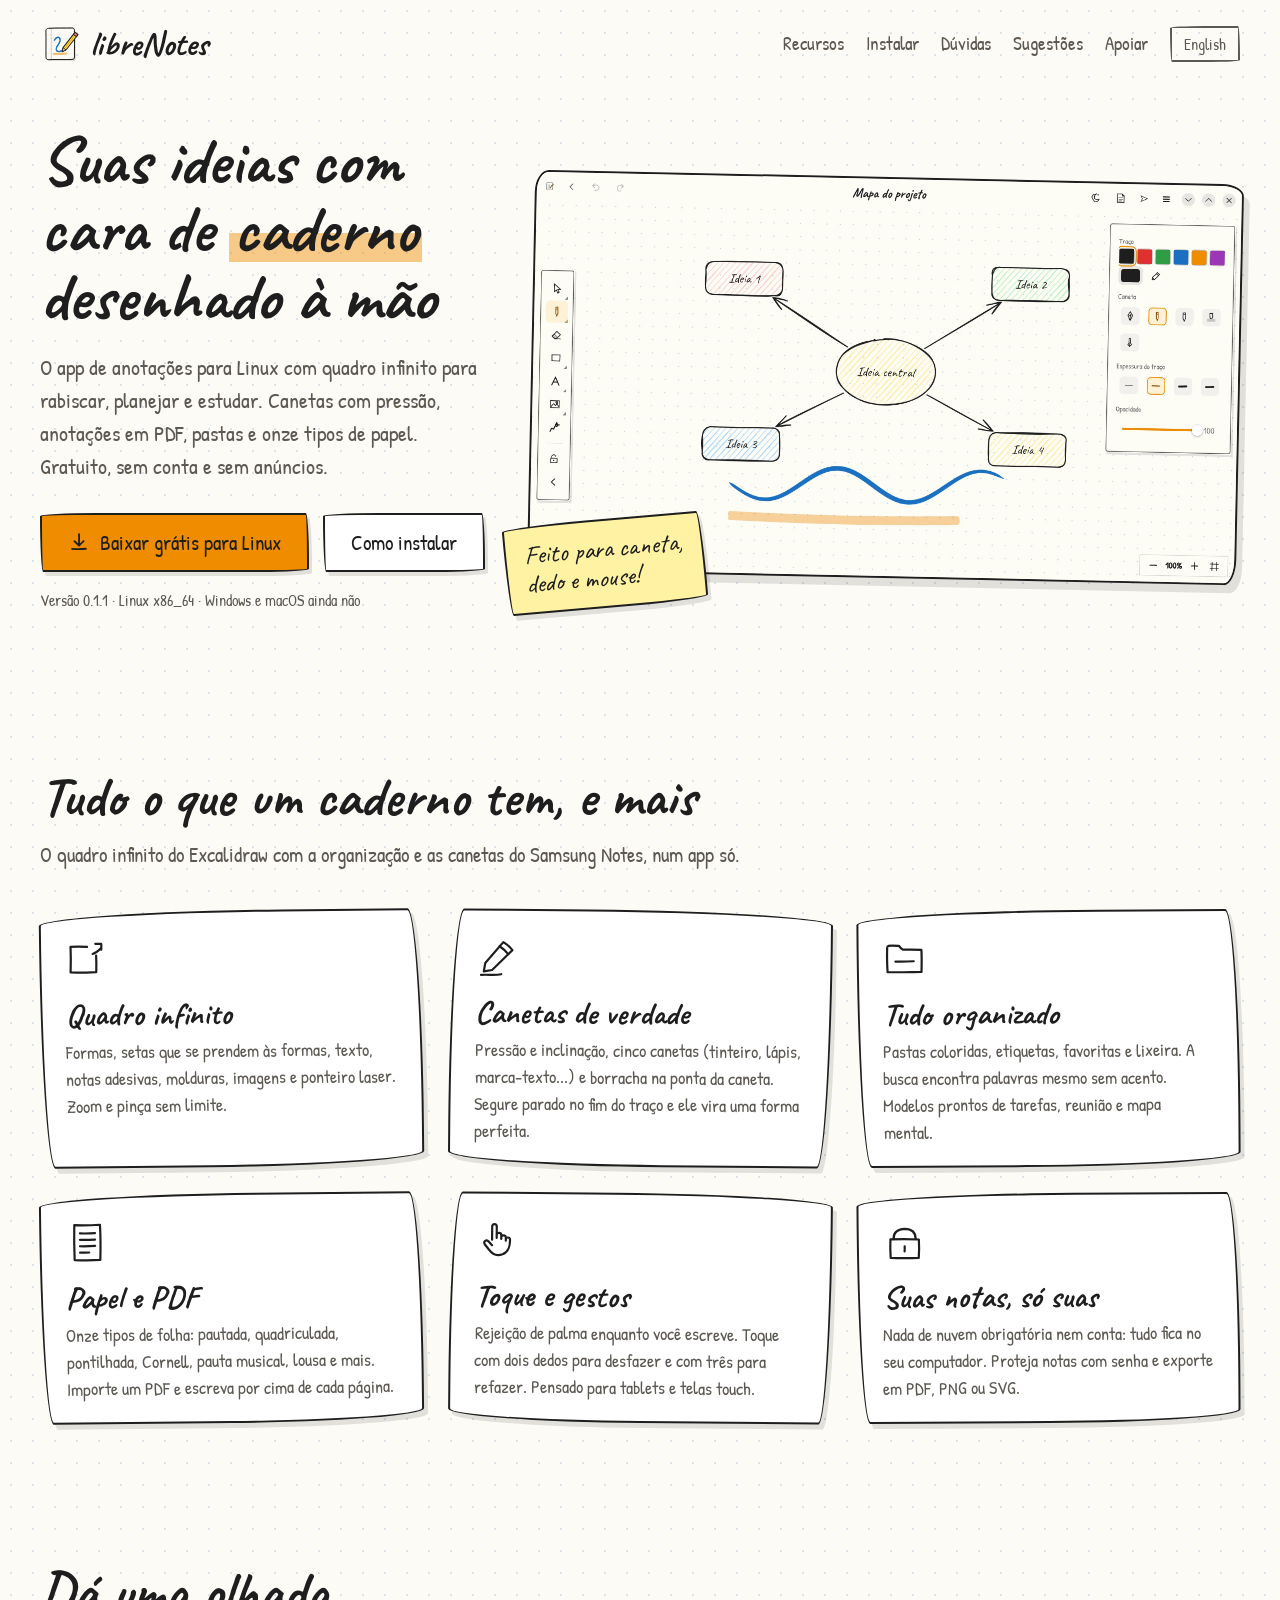
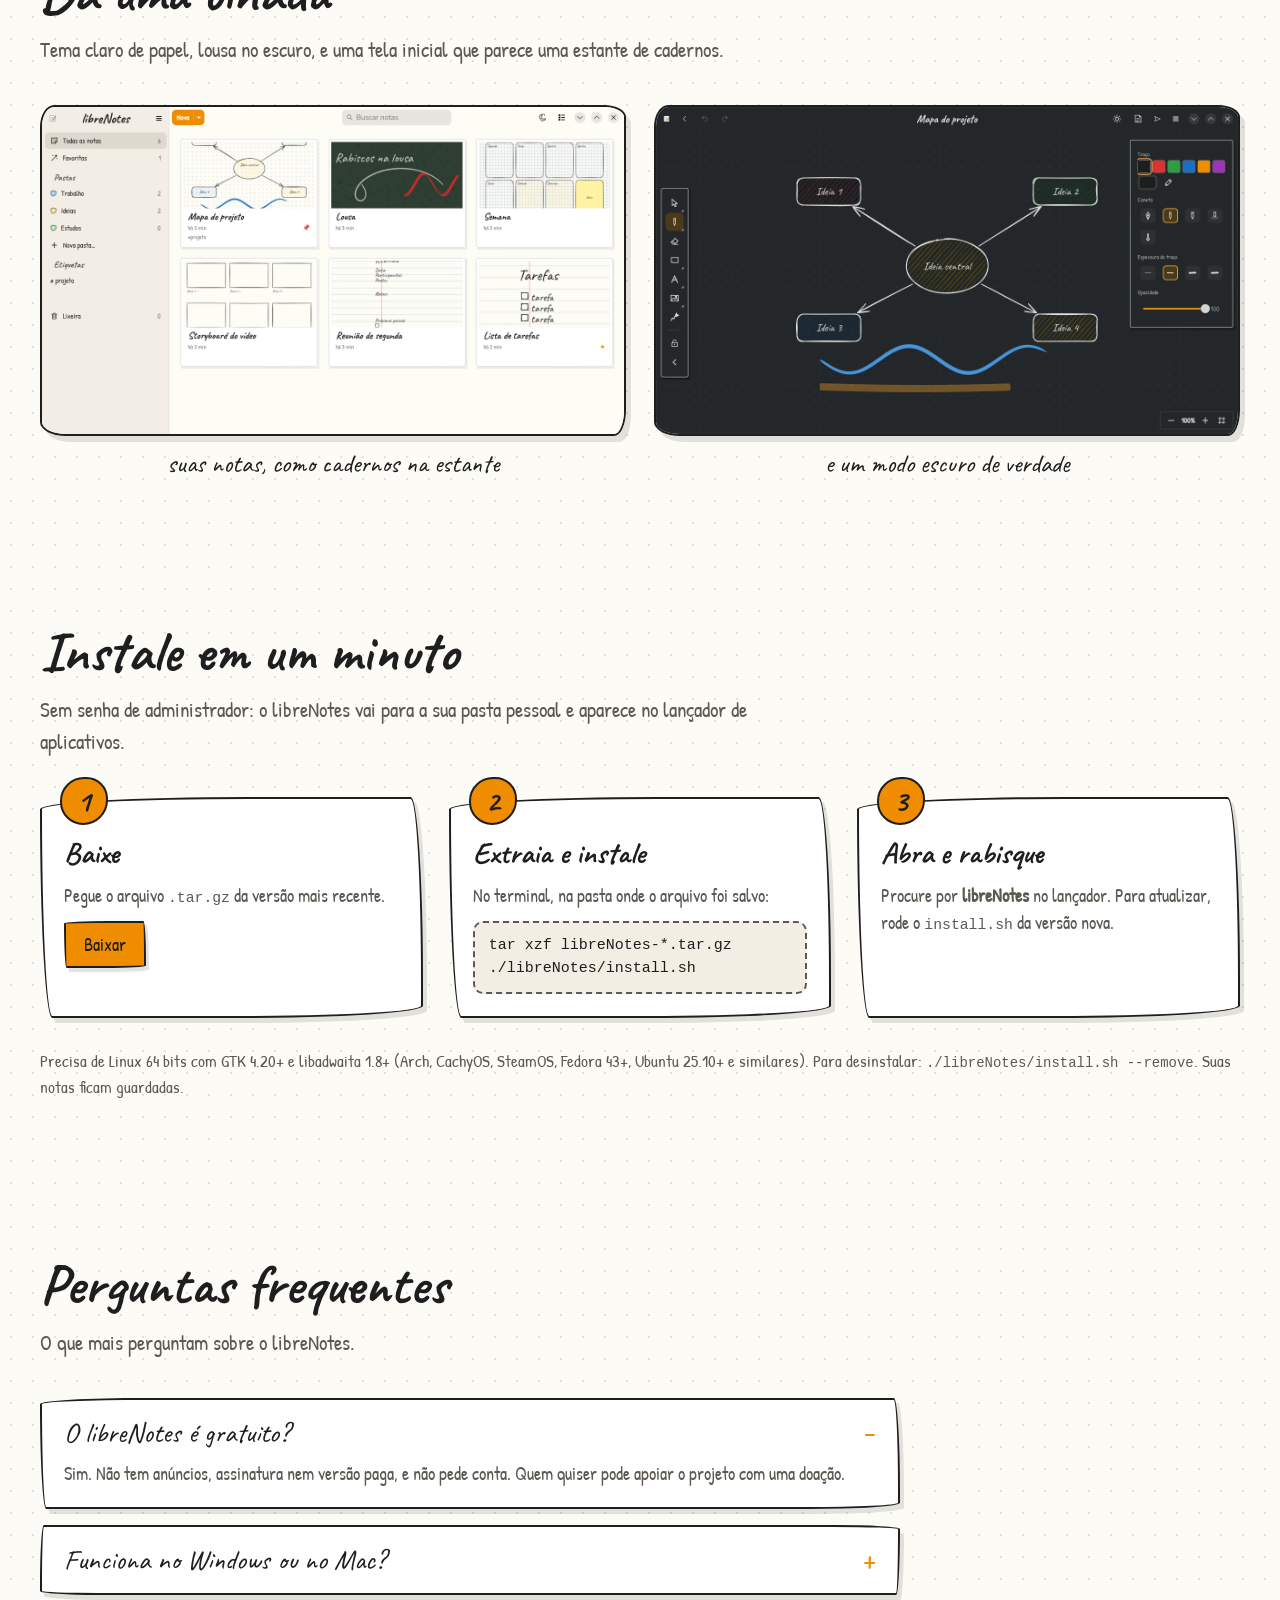
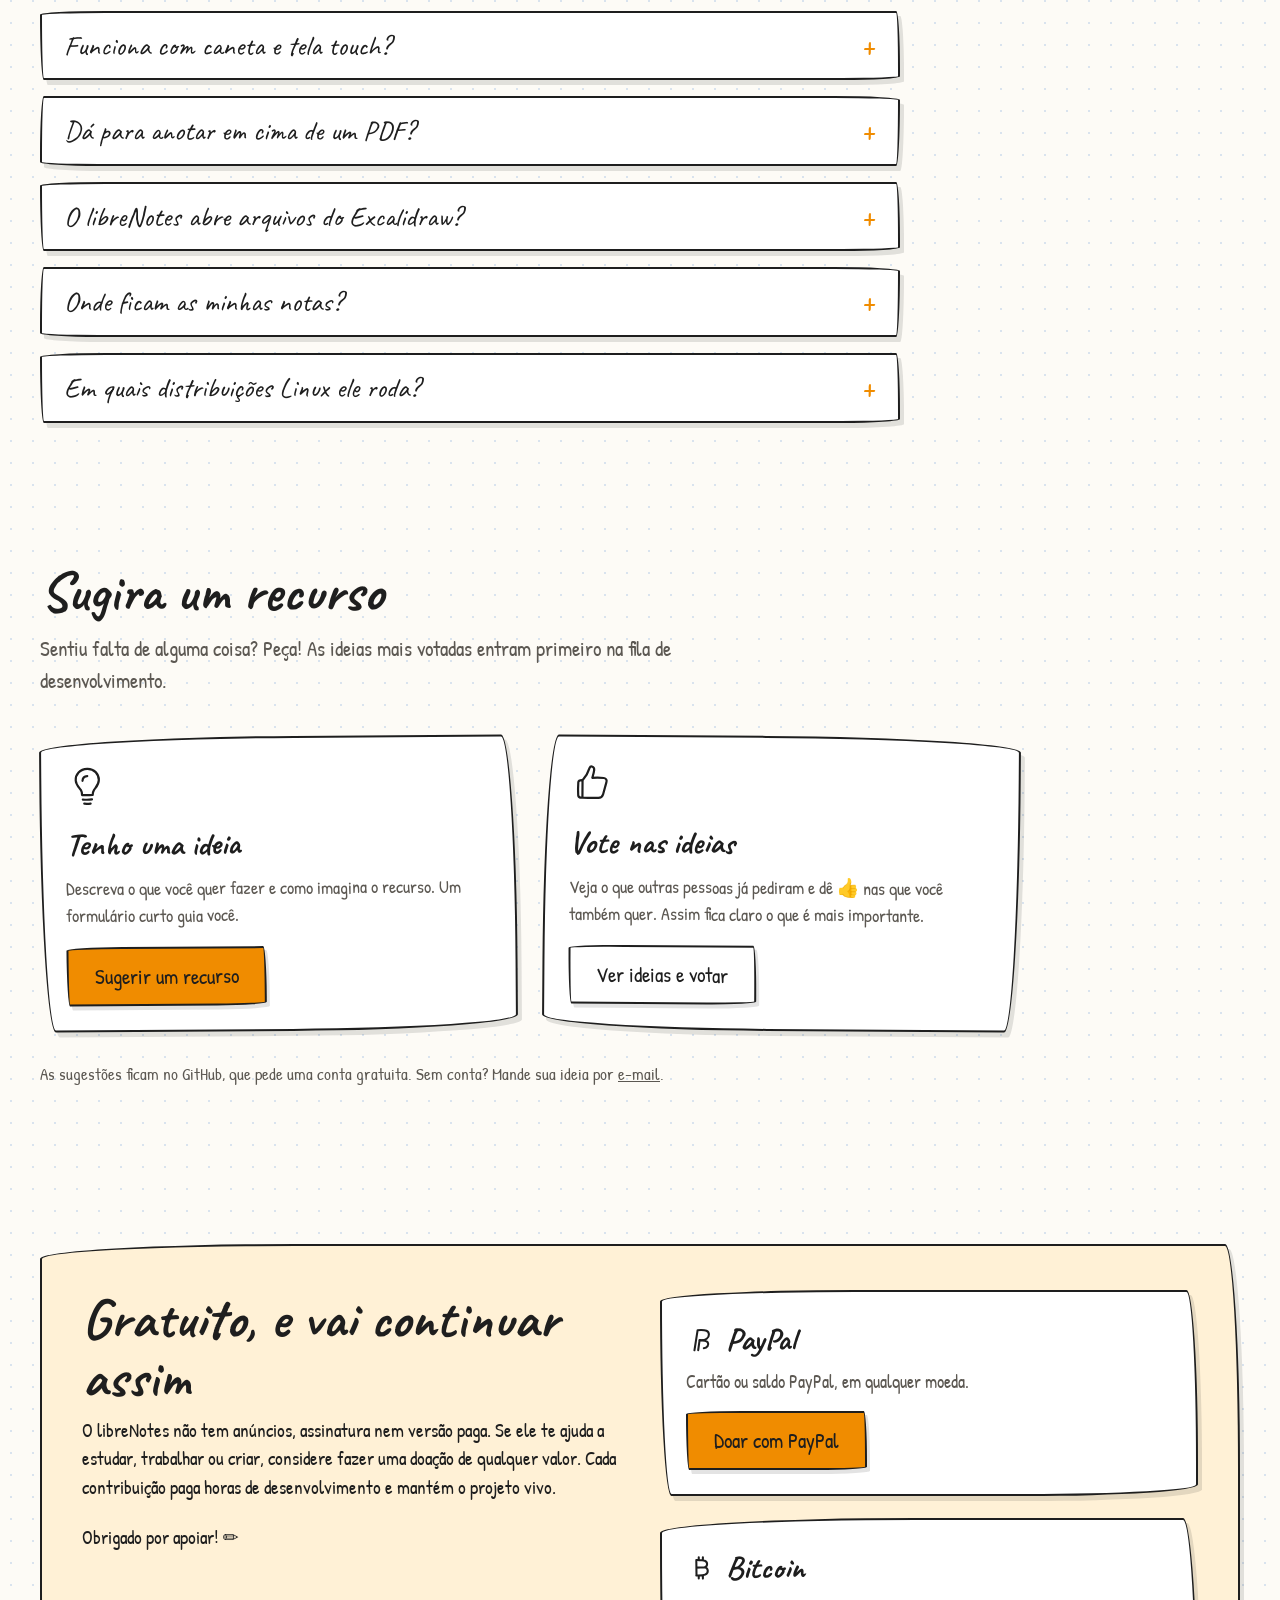
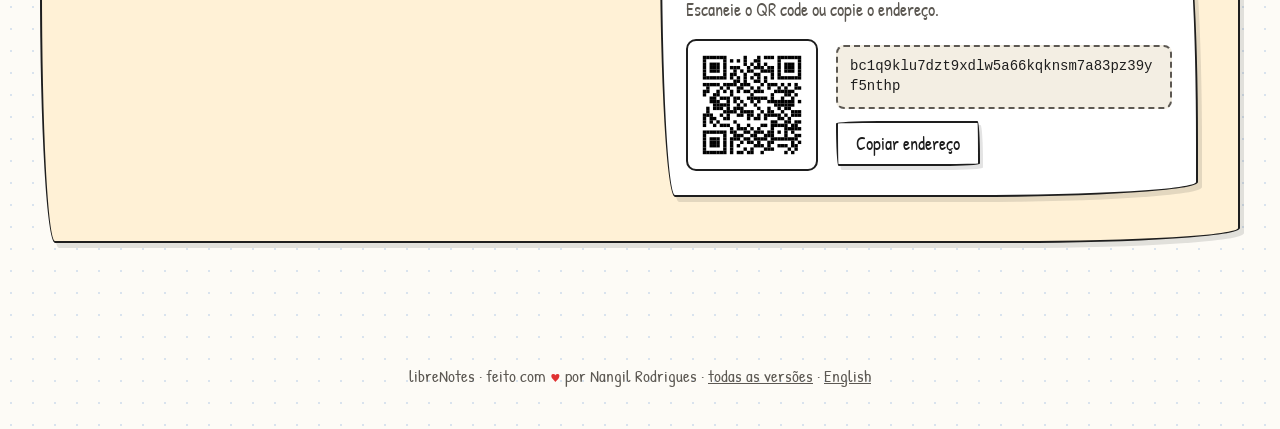
<file: index.html>
<!doctype html>
<html lang="pt-BR">
<head>
<meta charset="utf-8">
<meta name="viewport" content="width=device-width, initial-scale=1">
<title>libreNotes: app de anotações à mão grátis para Linux</title>
<meta name="description" content="Anotações com cara de caderno desenhado à mão para Linux: quadro infinito, canetas com pressão, anotações em PDF, pastas e 11 tipos de papel. Gratuito, sem conta e sem anúncios.">
<link rel="canonical" href="https://nangiljunior.github.io/librenotes-releases/">
<link rel="alternate" hreflang="pt-BR" href="https://nangiljunior.github.io/librenotes-releases/">
<link rel="alternate" hreflang="en" href="https://nangiljunior.github.io/librenotes-releases/en/">
<link rel="alternate" hreflang="x-default" href="https://nangiljunior.github.io/librenotes-releases/en/">
<meta name="robots" content="index, follow">
<meta name="author" content="Nangil Rodrigues">
<meta name="theme-color" content="#fdfbf6" media="(prefers-color-scheme: light)">
<meta name="theme-color" content="#23272a" media="(prefers-color-scheme: dark)">

<meta property="og:type" content="website">
<meta property="og:site_name" content="libreNotes">
<meta property="og:locale" content="pt_BR">
<meta property="og:locale:alternate" content="en_US">
<meta property="og:url" content="https://nangiljunior.github.io/librenotes-releases/">
<meta property="og:title" content="libreNotes: anotações desenhadas à mão, grátis para Linux">
<meta property="og:description" content="Quadro infinito, canetas com pressão, anotações em PDF, pastas e 11 tipos de papel. Gratuito, sem conta e sem anúncios.">
<meta property="og:image" content="https://nangiljunior.github.io/librenotes-releases/assets/img/og.jpg">
<meta property="og:image:width" content="1200">
<meta property="og:image:height" content="675">
<meta property="og:image:alt" content="Editor do libreNotes com um mapa mental desenhado à mão">
<meta name="twitter:card" content="summary_large_image">
<meta name="twitter:title" content="libreNotes: anotações desenhadas à mão, grátis para Linux">
<meta name="twitter:description" content="Quadro infinito, canetas com pressão, anotações em PDF e 11 tipos de papel. Gratuito.">
<meta name="twitter:image" content="https://nangiljunior.github.io/librenotes-releases/assets/img/og.jpg">

<link rel="icon" href="assets/img/icon.svg" type="image/svg+xml">
<link rel="preload" href="assets/fonts/Caveat.ttf" as="font" type="font/ttf" crossorigin>
<link rel="preload" href="assets/fonts/PatrickHand.ttf" as="font" type="font/ttf" crossorigin>
<link rel="stylesheet" href="assets/style.css">

<script type="application/ld+json">
{
  "@context": "https://schema.org",
  "@type": "SoftwareApplication",
  "name": "libreNotes",
  "description": "App de anotações com cara de caderno desenhado à mão para Linux: quadro infinito, canetas com pressão, anotações em PDF, pastas e 11 tipos de papel.",
  "url": "https://nangiljunior.github.io/librenotes-releases/",
  "applicationCategory": "ProductivityApplication",
  "applicationSubCategory": "Note-taking",
  "operatingSystem": "Linux",
  "softwareVersion": "0.1.1",
  "inLanguage": ["pt-BR", "en"],
  "downloadUrl": "https://github.com/NangilJunior/librenotes-releases/releases/latest",
  "installUrl": "https://nangiljunior.github.io/librenotes-releases/#instalar",
  "screenshot": [
    "https://nangiljunior.github.io/librenotes-releases/assets/img/editor.webp",
    "https://nangiljunior.github.io/librenotes-releases/assets/img/home.webp",
    "https://nangiljunior.github.io/librenotes-releases/assets/img/editor-dark.webp"
  ],
  "image": "https://nangiljunior.github.io/librenotes-releases/assets/img/og.jpg",
  "isAccessibleForFree": true,
  "offers": { "@type": "Offer", "price": "0", "priceCurrency": "BRL" },
  "author": { "@type": "Person", "name": "Nangil Rodrigues" },
  "featureList": [
    "Quadro infinito com formas, setas e texto",
    "Canetas com pressão e inclinação",
    "Anotações sobre PDF",
    "Pastas, etiquetas e busca",
    "11 tipos de papel",
    "Rejeição de palma e gestos de toque",
    "Notas protegidas por senha",
    "Importa arquivos do Excalidraw"
  ]
}
</script>
<script type="application/ld+json">
{
  "@context": "https://schema.org",
  "@type": "FAQPage",
  "mainEntity": [
    { "@type": "Question", "name": "O libreNotes é gratuito?",
      "acceptedAnswer": { "@type": "Answer", "text": "Sim. Não tem anúncios, assinatura nem versão paga, e não pede conta. Quem quiser pode apoiar o projeto com uma doação." } },
    { "@type": "Question", "name": "Funciona no Windows ou no Mac?",
      "acceptedAnswer": { "@type": "Answer", "text": "Por enquanto, só no Linux (64 bits). Versões para Windows e macOS estão nos planos." } },
    { "@type": "Question", "name": "Funciona com caneta e tela touch?",
      "acceptedAnswer": { "@type": "Answer", "text": "Sim. Reconhece pressão e inclinação da caneta, a ponta de borracha e os botões laterais. Tem rejeição de palma e gestos de toque: dois dedos desfazem e três refazem." } },
    { "@type": "Question", "name": "Dá para anotar em cima de um PDF?",
      "acceptedAnswer": { "@type": "Answer", "text": "Sim. Ao importar um PDF, cada página vira uma folha travada para você escrever por cima. Depois é possível exportar em PDF, PNG ou SVG." } },
    { "@type": "Question", "name": "O libreNotes abre arquivos do Excalidraw?",
      "acceptedAnswer": { "@type": "Answer", "text": "Sim. Ele importa arquivos .excalidraw e bibliotecas .excalidrawlib. As notas são salvas no formato próprio .lnote." } },
    { "@type": "Question", "name": "Onde ficam as minhas notas?",
      "acceptedAnswer": { "@type": "Answer", "text": "No seu computador, na pasta ~/.local/share/librenotes. Nada vai para a nuvem sem você pedir, e notas podem ser protegidas com senha." } },
    { "@type": "Question", "name": "Em quais distribuições Linux ele roda?",
      "acceptedAnswer": { "@type": "Answer", "text": "Em distribuições com GTK 4.20 ou mais novo e libadwaita 1.8 ou mais nova, como Arch, CachyOS, SteamOS, Fedora 43+ e Ubuntu 25.10+." } }
  ]
}
</script>
</head>
<body>

<header>
  <div class="wrap">
    <a class="brand" href="./"><img src="assets/img/icon.svg" alt="" width="40" height="40">libreNotes</a>
    <nav aria-label="Seções">
      <a href="#recursos">Recursos</a>
      <a href="#instalar">Instalar</a>
      <a href="#perguntas">Dúvidas</a>
      <a href="#sugestoes">Sugestões</a>
      <a href="#apoiar">Apoiar</a>
    </nav>
    <a class="lang" href="en/" hreflang="en" lang="en">English</a>
  </div>
</header>

<main>
  <section class="hero">
    <div class="wrap">
      <div>
        <h1>Suas ideias com cara de <span class="hl">caderno</span> desenhado à mão</h1>
        <p class="lead">O app de anotações para Linux com quadro infinito para rabiscar, planejar e estudar. Canetas com pressão, anotações em PDF, pastas e onze tipos de papel. Gratuito, sem conta e sem anúncios.</p>
        <div class="cta">
          <a class="btn primary" href="https://github.com/NangilJunior/librenotes-releases/releases/latest" id="download">
            <svg viewBox="0 0 24 24" fill="none" stroke="currentColor" stroke-width="2" stroke-linecap="round" stroke-linejoin="round" aria-hidden="true"><path d="M12 3.5c.2 4 .1 8 0 12M7 11.2c1.8 1.6 3.3 3.2 5 4.8 1.6-1.7 3.2-3.4 5-5M4.5 19.5c5 .4 10 .3 15-.1"/></svg>
            Baixar grátis para Linux
          </a>
          <a class="btn" href="#instalar">Como instalar</a>
        </div>
        <p class="meta">Versão <span id="version">0.1.1</span> · Linux x86_64 · Windows e macOS ainda não</p>
      </div>
      <div class="shot">
        <img src="assets/img/editor.webp" width="2560" height="1440" fetchpriority="high" alt="Editor do libreNotes com um mapa mental desenhado à mão e o painel de canetas aberto">
        <div class="sticky-note sketchy">Feito para caneta, dedo e mouse!</div>
      </div>
    </div>
  </section>

  <section id="recursos">
    <div class="wrap">
      <h2>Tudo o que um caderno tem, e mais</h2>
      <p class="sub">O quadro infinito do Excalidraw com a organização e as canetas do Samsung Notes, num app só.</p>
      <div class="features">
        <article class="feature sketchy">
          <svg viewBox="0 0 48 48" fill="none" stroke-width="2.4" stroke-linecap="round" stroke-linejoin="round" aria-hidden="true"><path d="M6 10c6-.4 12-.2 18 .2M6 10c.3 9 .2 18-.2 28 9 .3 18 .2 28-.2.2-6 .3-12 0-18"/><path d="M30 18c3-.8 6-3 9-6M33 7c2 .1 4.5 0 6.5.2.2 2 .1 4.3 0 6.3"/></svg>
          <h3>Quadro infinito</h3>
          <p>Formas, setas que se prendem às formas, texto, notas adesivas, molduras, imagens e ponteiro laser. Zoom e pinça sem limite.</p>
        </article>
        <article class="feature sketchy">
          <svg viewBox="0 0 48 48" fill="none" stroke-width="2.4" stroke-linecap="round" stroke-linejoin="round" aria-hidden="true"><path d="M30 8c3.5 2 7 5 10 8.6L18 38.5 9 40l1.5-9z"/><path d="M26 12.5c3.4 2.2 6.6 5 9.4 8.6M6 44c8-1 14 1 22-1"/></svg>
          <h3>Canetas de verdade</h3>
          <p>Pressão e inclinação, cinco canetas (tinteiro, lápis, marca-texto...) e borracha na ponta da caneta. Segure parado no fim do traço e ele vira uma forma perfeita.</p>
        </article>
        <article class="feature sketchy">
          <svg viewBox="0 0 48 48" fill="none" stroke-width="2.4" stroke-linecap="round" stroke-linejoin="round" aria-hidden="true"><path d="M5 13c.2-2 .1-3 1.5-3.2 4-.3 8 0 11.5.2 1.5 2.4 2.5 3.4 4 4 7 .2 14 0 20.4.4.4 7 .3 14 0 24-12 .5-25 .4-37 0-.6-8-.6-17-.4-25.4z"/><path d="M14 27c6 .2 13 .1 20-.2"/></svg>
          <h3>Tudo organizado</h3>
          <p>Pastas coloridas, etiquetas, favoritas e lixeira. A busca encontra palavras mesmo sem acento. Modelos prontos de tarefas, reunião e mapa mental.</p>
        </article>
        <article class="feature sketchy">
          <svg viewBox="0 0 48 48" fill="none" stroke-width="2.4" stroke-linecap="round" stroke-linejoin="round" aria-hidden="true"><path d="M10 5c9.5.4 19 .3 28-.2.6 13 .5 25.5 0 38.4-9.5.4-19 .3-28-.2-.4-13-.4-25.6 0-38z"/><path d="M16 14c5.5.3 11 .2 16.5-.2M16 21c5.5.2 11 .1 16.5-.1M16 28c5.5.3 11 .1 16.5-.2M16 35c3.5.1 7 0 10-.1"/></svg>
          <h3>Papel e PDF</h3>
          <p>Onze tipos de folha: pautada, quadriculada, pontilhada, Cornell, pauta musical, lousa e mais. Importe um PDF e escreva por cima de cada página.</p>
        </article>
        <article class="feature sketchy">
          <svg viewBox="0 0 48 48" fill="none" stroke-width="2.4" stroke-linecap="round" stroke-linejoin="round" aria-hidden="true"><path d="M18 24V9.5c0-3.5 5-3.4 5 0V22m0-3c0-3.3 5-3.2 5 0v4m0-1.6c0-3.2 5-3 5 .2v3.4m0-1.4c0-3 4.6-2.8 4.6.4 0 7-1 13-8 15.8-6 2.2-11 .5-14.6-4.6L10 29c-1.8-3 1.6-5.4 4-3.3L18 30"/></svg>
          <h3>Toque e gestos</h3>
          <p>Rejeição de palma enquanto você escreve. Toque com dois dedos para desfazer e com três para refazer. Pensado para tablets e telas touch.</p>
        </article>
        <article class="feature sketchy">
          <svg viewBox="0 0 48 48" fill="none" stroke-width="2.4" stroke-linecap="round" stroke-linejoin="round" aria-hidden="true"><path d="M12 21c-.2-5 2-10.5 12-11 9.6.2 12 5.4 12 11"/><path d="M8.5 21.4c10.5-.5 20.5-.4 31 .2.4 7 .3 13.5-.2 20-10 .4-20.4.3-30.6-.1-.5-6.6-.5-13.4-.2-20.1z"/><path d="M24 29c.1 2 0 4-.1 5.6"/></svg>
          <h3>Suas notas, só suas</h3>
          <p>Nada de nuvem obrigatória nem conta: tudo fica no seu computador. Proteja notas com senha e exporte em PDF, PNG ou SVG.</p>
        </article>
      </div>
    </div>
  </section>

  <section>
    <div class="wrap">
      <h2>Dá uma olhada</h2>
      <p class="sub">Tema claro de papel, lousa no escuro, e uma tela inicial que parece uma estante de cadernos.</p>
      <div class="gallery">
        <figure>
          <img src="assets/img/home.webp" width="2560" height="1440" loading="lazy" alt="Tela inicial do libreNotes com as notas em grade e pastas coloridas na barra lateral">
          <figcaption>suas notas, como cadernos na estante</figcaption>
        </figure>
        <div class="stack">
          <figure>
            <img src="assets/img/editor-dark.webp" width="2560" height="1440" loading="lazy" alt="Editor do libreNotes no tema escuro, com o mapa mental em lousa">
            <figcaption>e um modo escuro de verdade</figcaption>
          </figure>
        </div>
      </div>
    </div>
  </section>

  <section id="instalar">
    <div class="wrap">
      <h2>Instale em um minuto</h2>
      <p class="sub">Sem senha de administrador: o libreNotes vai para a sua pasta pessoal e aparece no lançador de aplicativos.</p>
      <div class="install">
        <div class="step sketchy">
          <h3>Baixe</h3>
          <p>Pegue o arquivo <code>.tar.gz</code> da versão mais recente.</p>
          <a class="btn small primary" href="https://github.com/NangilJunior/librenotes-releases/releases/latest">Baixar</a>
        </div>
        <div class="step sketchy">
          <h3>Extraia e instale</h3>
          <p>No terminal, na pasta onde o arquivo foi salvo:</p>
          <pre>tar xzf libreNotes-*.tar.gz
./libreNotes/install.sh</pre>
        </div>
        <div class="step sketchy">
          <h3>Abra e rabisque</h3>
          <p>Procure por <strong>libreNotes</strong> no lançador. Para atualizar, rode o <code>install.sh</code> da versão nova.</p>
        </div>
      </div>
      <p class="req">Precisa de Linux 64 bits com GTK 4.20+ e libadwaita 1.8+ (Arch, CachyOS, SteamOS, Fedora 43+, Ubuntu 25.10+ e similares). Para desinstalar: <code>./libreNotes/install.sh --remove</code>. Suas notas ficam guardadas.</p>
    </div>
  </section>

  <section id="perguntas">
    <div class="wrap">
      <h2>Perguntas frequentes</h2>
      <p class="sub">O que mais perguntam sobre o libreNotes.</p>
      <div class="faq">
        <details class="sketchy" open>
          <summary>O libreNotes é gratuito?</summary>
          <p>Sim. Não tem anúncios, assinatura nem versão paga, e não pede conta. Quem quiser pode apoiar o projeto com uma doação.</p>
        </details>
        <details class="sketchy">
          <summary>Funciona no Windows ou no Mac?</summary>
          <p>Por enquanto, só no Linux (64 bits). Versões para Windows e macOS estão nos planos.</p>
        </details>
        <details class="sketchy">
          <summary>Funciona com caneta e tela touch?</summary>
          <p>Sim. Reconhece pressão e inclinação da caneta, a ponta de borracha e os botões laterais. Tem rejeição de palma e gestos de toque: dois dedos desfazem e três refazem.</p>
        </details>
        <details class="sketchy">
          <summary>Dá para anotar em cima de um PDF?</summary>
          <p>Sim. Ao importar um PDF, cada página vira uma folha travada para você escrever por cima. Depois é possível exportar em PDF, PNG ou SVG.</p>
        </details>
        <details class="sketchy">
          <summary>O libreNotes abre arquivos do Excalidraw?</summary>
          <p>Sim. Ele importa arquivos <code>.excalidraw</code> e bibliotecas <code>.excalidrawlib</code>. As notas são salvas no formato próprio <code>.lnote</code>.</p>
        </details>
        <details class="sketchy">
          <summary>Onde ficam as minhas notas?</summary>
          <p>No seu computador, na pasta <code>~/.local/share/librenotes</code>. Nada vai para a nuvem sem você pedir, e notas podem ser protegidas com senha.</p>
        </details>
        <details class="sketchy">
          <summary>Em quais distribuições Linux ele roda?</summary>
          <p>Em distribuições com GTK 4.20 ou mais novo e libadwaita 1.8 ou mais nova, como Arch, CachyOS, SteamOS, Fedora 43+ e Ubuntu 25.10+.</p>
        </details>
      </div>
    </div>
  </section>

  <section id="sugestoes">
    <div class="wrap">
      <h2>Sugira um recurso</h2>
      <p class="sub">Sentiu falta de alguma coisa? Peça! As ideias mais votadas entram primeiro na fila de desenvolvimento.</p>
      <div class="ideas">
        <div class="idea sketchy">
          <svg viewBox="0 0 48 48" fill="none" stroke-width="2.4" stroke-linecap="round" stroke-linejoin="round" aria-hidden="true"><path d="M24 6c-8 .2-13 6-12.6 12.6.3 5 3.6 7.6 5.6 10.6 1 1.6 1.2 3.4 1.2 5.4 3.8.2 7.6.2 11.6-.1 0-2 .4-3.8 1.4-5.3 2-3 5.3-5.6 5.4-10.8C36.8 11.8 31.6 5.8 24 6z"/><path d="M19 39.5c3.4.3 6.8.3 10-.1M20.5 44c2.4.2 4.6.2 7-.1M24 14c-3 .2-5 2.4-5.2 5"/></svg>
          <h3>Tenho uma ideia</h3>
          <p>Descreva o que você quer fazer e como imagina o recurso. Um formulário curto guia você.</p>
          <a class="btn primary" href="https://github.com/NangilJunior/librenotes-releases/discussions/new?category=ideas" target="_blank" rel="noopener">Sugerir um recurso</a>
        </div>
        <div class="idea sketchy">
          <svg viewBox="0 0 48 48" fill="none" stroke-width="2.4" stroke-linecap="round" stroke-linejoin="round" aria-hidden="true"><path d="M14 40.5c-2.6.2-4.4-.3-4.6-2.6-.3-4.6-.3-9.6 0-14.4.2-2 2-2.4 4.6-2.3M14 21.5c3-3.6 6-8 7.6-13.6 1.2-2.8 5.4-1.6 5 2.4-.3 2.8-1.2 5.6-2 8.4 4.4-.2 8.6-.3 12.6.1 2.6.3 3.6 2.6 2.8 4.8L36.4 37c-.8 2.4-2.6 3.6-5 3.6-5.8.1-11.6.1-17.4-.1z"/></svg>
          <h3>Vote nas ideias</h3>
          <p>Veja o que outras pessoas já pediram e dê 👍 nas que você também quer. Assim fica claro o que é mais importante.</p>
          <a class="btn" href="https://github.com/NangilJunior/librenotes-releases/discussions/categories/ideas?discussions_q=category%3AIdeas+sort%3Atop" target="_blank" rel="noopener">Ver ideias e votar</a>
        </div>
      </div>
      <p class="req">As sugestões ficam no GitHub, que pede uma conta gratuita. Sem conta? Mande sua ideia por <a href="mailto:nangil@gmail.com?subject=Sugest%C3%A3o%20para%20o%20libreNotes">e-mail</a>.</p>
    </div>
  </section>

  <section id="apoiar">
    <div class="wrap">
      <div class="support sketchy">
        <div class="grid">
          <div>
            <h2>Gratuito, e vai continuar assim</h2>
            <p>O libreNotes não tem anúncios, assinatura nem versão paga. Se ele te ajuda a estudar, trabalhar ou criar, considere fazer uma doação de qualquer valor. Cada contribuição paga horas de desenvolvimento e mantém o projeto vivo.</p>
            <p>Obrigado por apoiar! ✏️</p>
          </div>
          <div style="display:grid;gap:22px">
            <div class="donate sketchy">
              <h3>
                <svg viewBox="0 0 32 32" fill="none" stroke="currentColor" stroke-width="2.2" stroke-linecap="round" stroke-linejoin="round" aria-hidden="true"><path d="M9 27l3.4-21.5c3.4-.2 7-.4 9.4.6 3.5 1.5 3.4 6.4.3 8.6-2 1.4-5 1.6-7.6 1.4L13 26.8"/><path d="M14.6 16.3c3.6 0 7.4.3 8.6 2.2 1.6 2.6-.6 6-4.2 6.3"/></svg>
                PayPal
              </h3>
              <p>Cartão ou saldo PayPal, em qualquer moeda.</p>
              <a class="btn primary" href="https://www.paypal.com/donate/?business=nangil%40gmail.com&amp;currency_code=BRL&amp;item_name=Doa%C3%A7%C3%A3o+libreNotes" target="_blank" rel="noopener">Doar com PayPal</a>
            </div>
            <div class="donate sketchy">
              <h3>
                <svg viewBox="0 0 32 32" fill="none" stroke="currentColor" stroke-width="2.2" stroke-linecap="round" stroke-linejoin="round" aria-hidden="true"><path d="M11 7.5c3.5-.2 7 0 9 .7 3.5 1.3 3.2 6 0 7 3.8.8 4.6 6.2.4 7.9-2.5 1-6 .9-9.4.8M11 7.5l.2 16.4M11.1 15.6c3 0 6.4-.2 8.9-.4M13.6 4.6v3M18 4.5v3.3M13.6 24.2v3M18 24v3.3"/></svg>
                Bitcoin
              </h3>
              <p>Escaneie o QR code ou copie o endereço.</p>
              <div class="btc">
                <img class="qr" src="assets/img/btc-qr.svg" width="132" height="132" alt="QR code do endereço Bitcoin para doação">
                <div>
                  <div class="addr" id="btc-addr">bc1q9klu7dzt9xdlw5a66kqknsm7a83pz39yf5nthp</div>
                  <button class="btn small" type="button" id="copy-btc">Copiar endereço</button><span class="copied" id="copied" role="status">copiado!</span>
                </div>
              </div>
            </div>
          </div>
        </div>
      </div>
    </div>
  </section>
</main>

<footer>
  <div class="wrap">
    libreNotes · feito com <span class="heart">♥</span> por Nangil Rodrigues ·
    <a href="https://github.com/NangilJunior/librenotes-releases/releases">todas as versões</a> ·
    <a href="en/" hreflang="en" lang="en">English</a>
  </div>
</footer>

<script src="assets/site.js" defer></script>
</body>
</html>
</file>
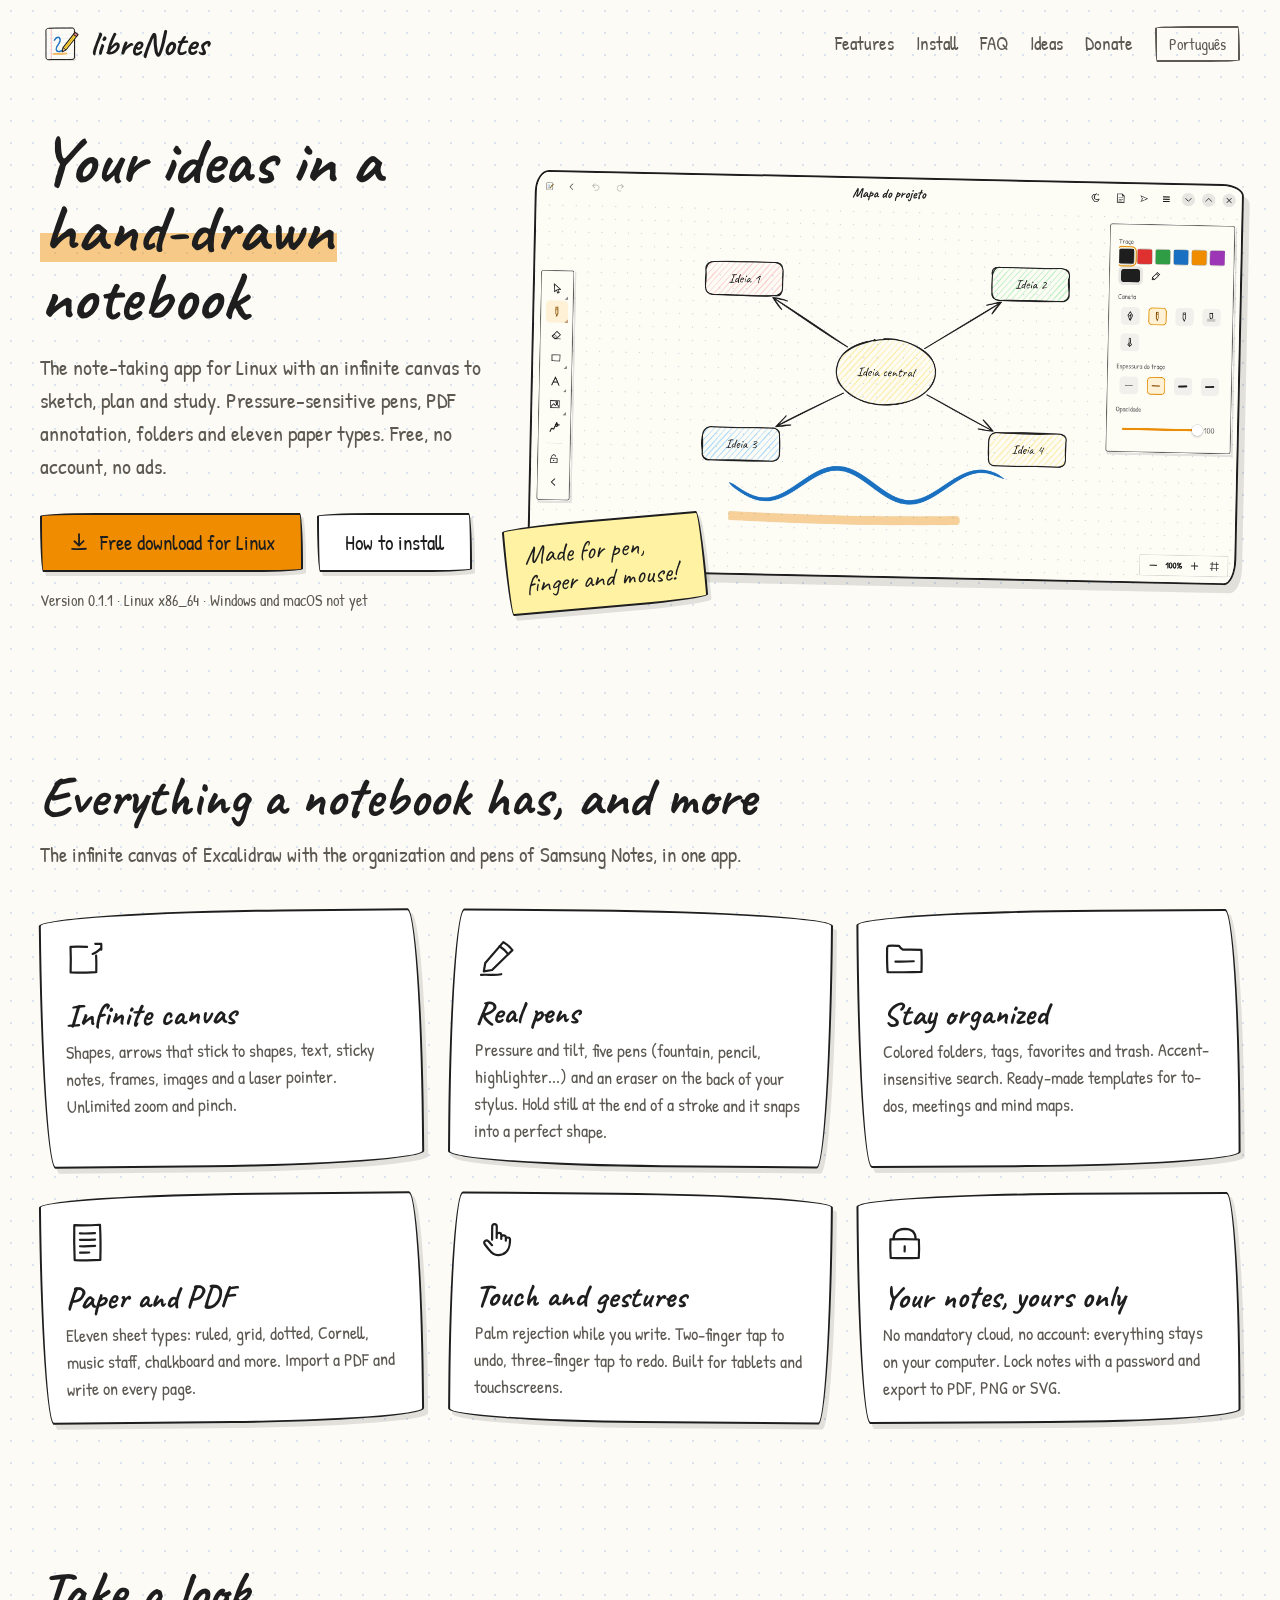
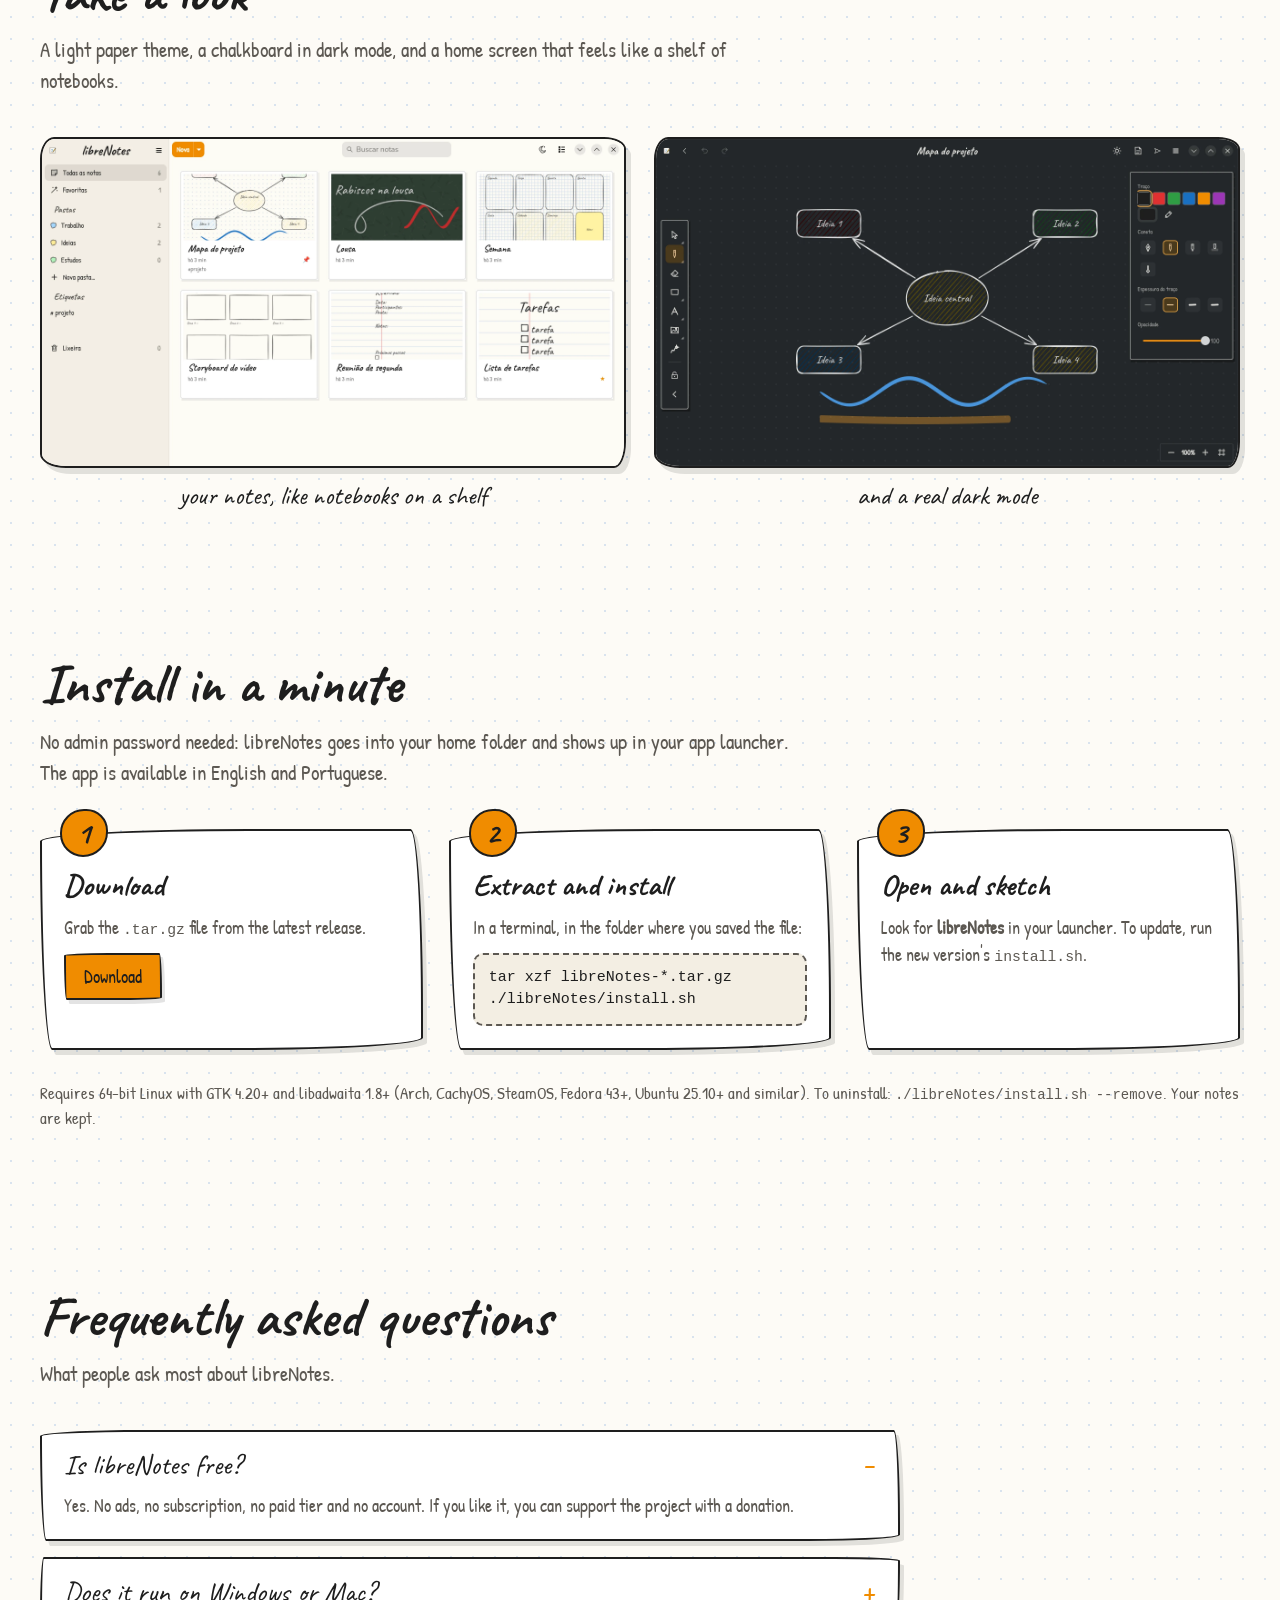
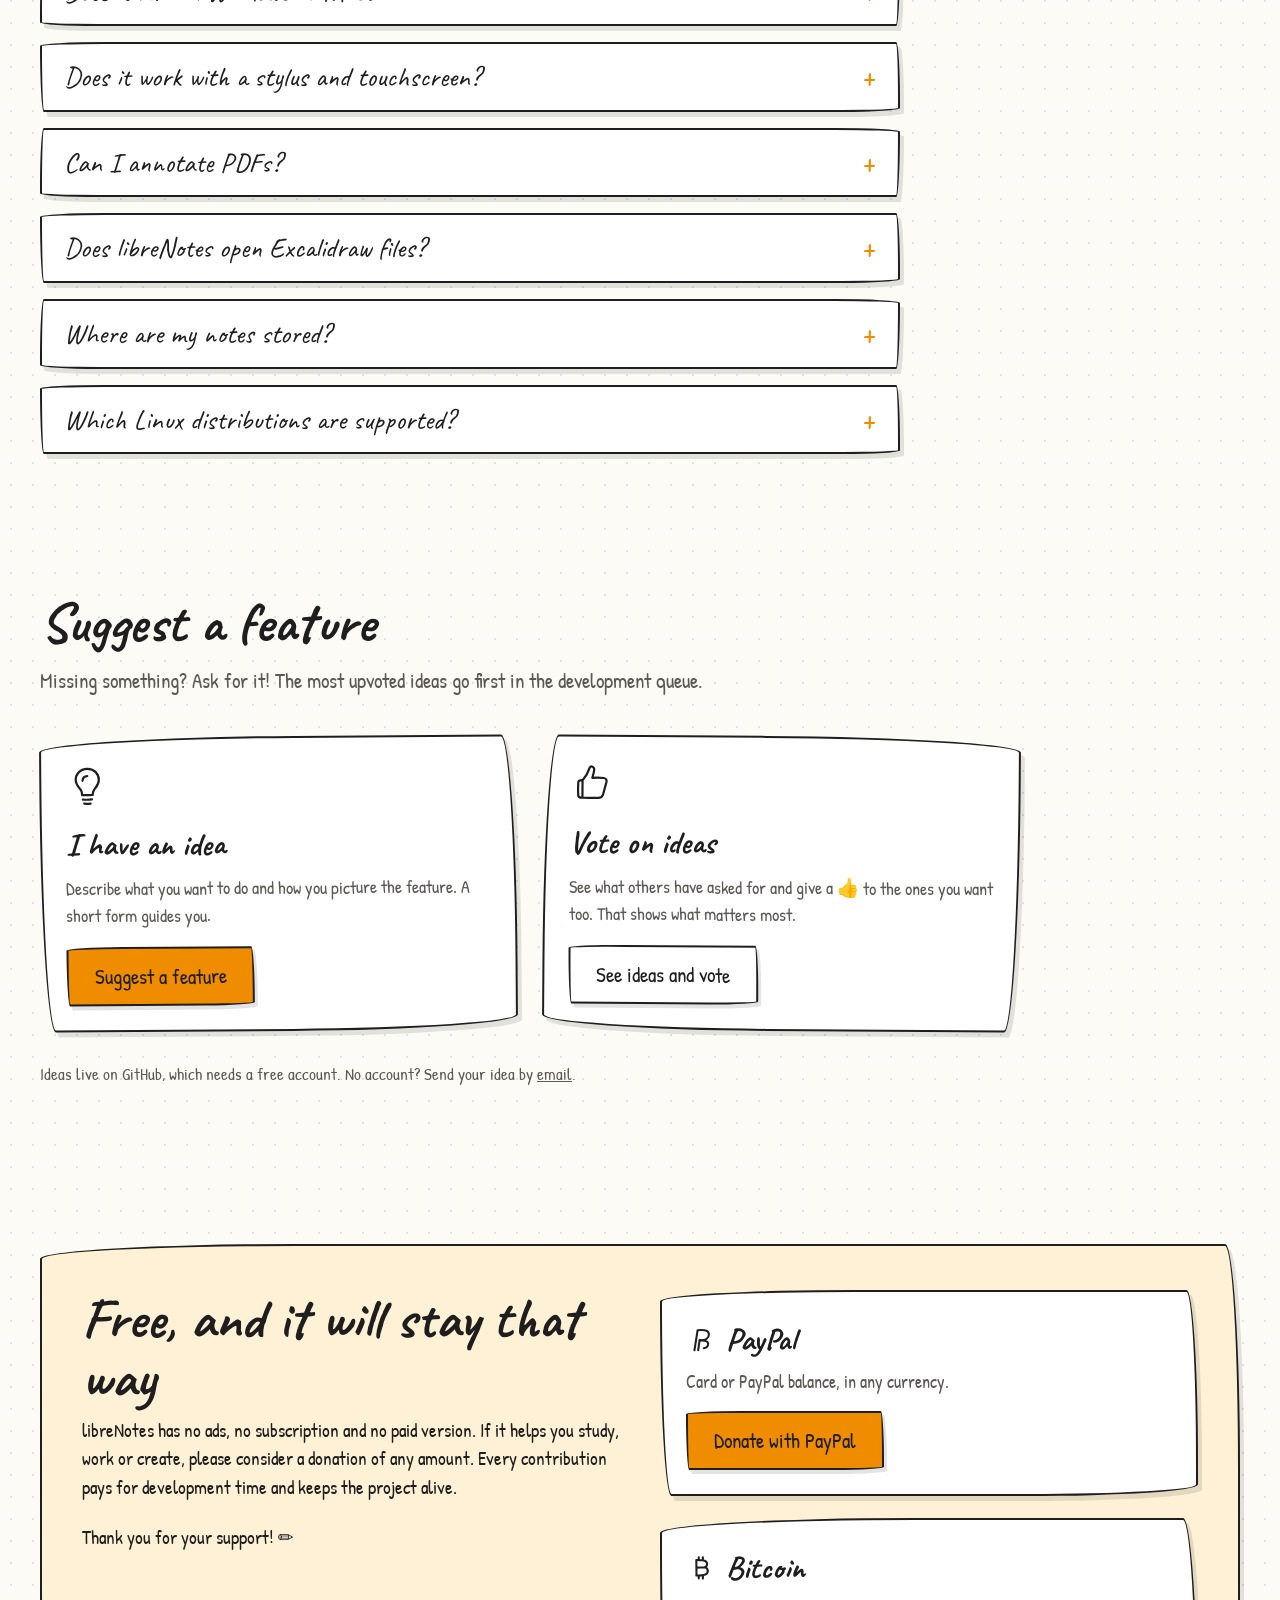
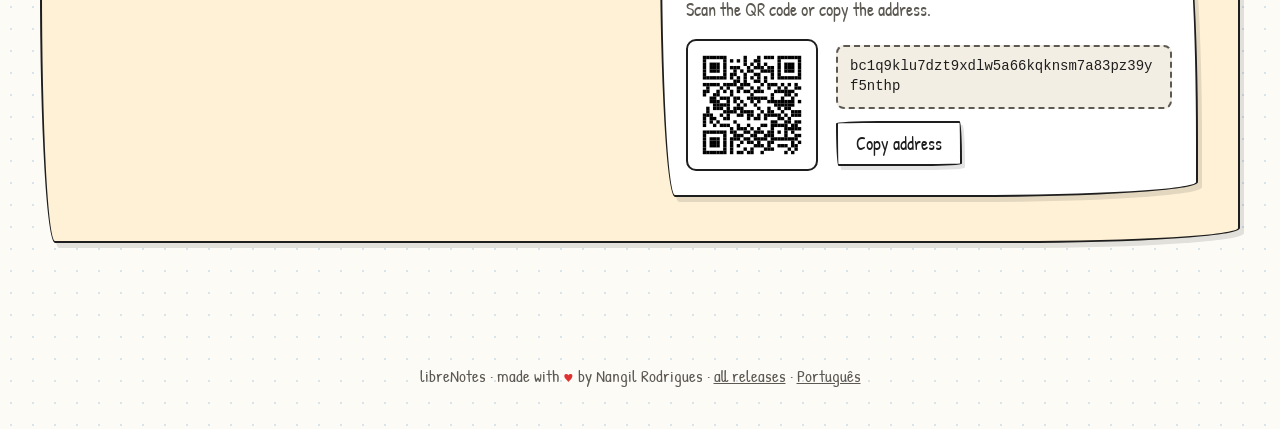
<file: en/index.html>
<!doctype html>
<html lang="en">
<head>
<meta charset="utf-8">
<meta name="viewport" content="width=device-width, initial-scale=1">
<title>libreNotes: free hand-drawn note-taking app for Linux</title>
<meta name="description" content="A note-taking app for Linux that looks like a hand-drawn notebook: infinite canvas, pressure-sensitive pens, PDF annotation, folders and 11 paper types. Free, no account, no ads.">
<link rel="canonical" href="https://nangiljunior.github.io/librenotes-releases/en/">
<link rel="alternate" hreflang="pt-BR" href="https://nangiljunior.github.io/librenotes-releases/">
<link rel="alternate" hreflang="en" href="https://nangiljunior.github.io/librenotes-releases/en/">
<link rel="alternate" hreflang="x-default" href="https://nangiljunior.github.io/librenotes-releases/en/">
<meta name="robots" content="index, follow">
<meta name="author" content="Nangil Rodrigues">
<meta name="theme-color" content="#fdfbf6" media="(prefers-color-scheme: light)">
<meta name="theme-color" content="#23272a" media="(prefers-color-scheme: dark)">

<meta property="og:type" content="website">
<meta property="og:site_name" content="libreNotes">
<meta property="og:locale" content="en_US">
<meta property="og:locale:alternate" content="pt_BR">
<meta property="og:url" content="https://nangiljunior.github.io/librenotes-releases/en/">
<meta property="og:title" content="libreNotes: hand-drawn notes, free for Linux">
<meta property="og:description" content="Infinite canvas, pressure-sensitive pens, PDF annotation, folders and 11 paper types. Free, no account, no ads.">
<meta property="og:image" content="https://nangiljunior.github.io/librenotes-releases/assets/img/og.jpg">
<meta property="og:image:width" content="1200">
<meta property="og:image:height" content="675">
<meta property="og:image:alt" content="libreNotes editor with a hand-drawn mind map">
<meta name="twitter:card" content="summary_large_image">
<meta name="twitter:title" content="libreNotes: hand-drawn notes, free for Linux">
<meta name="twitter:description" content="Infinite canvas, pressure-sensitive pens, PDF annotation and 11 paper types. Free.">
<meta name="twitter:image" content="https://nangiljunior.github.io/librenotes-releases/assets/img/og.jpg">

<link rel="icon" href="../assets/img/icon.svg" type="image/svg+xml">
<link rel="preload" href="../assets/fonts/Caveat.ttf" as="font" type="font/ttf" crossorigin>
<link rel="preload" href="../assets/fonts/PatrickHand.ttf" as="font" type="font/ttf" crossorigin>
<link rel="stylesheet" href="../assets/style.css">

<script type="application/ld+json">
{
  "@context": "https://schema.org",
  "@type": "SoftwareApplication",
  "name": "libreNotes",
  "description": "A note-taking app for Linux that looks like a hand-drawn notebook: infinite canvas, pressure-sensitive pens, PDF annotation, folders and 11 paper types.",
  "url": "https://nangiljunior.github.io/librenotes-releases/en/",
  "applicationCategory": "ProductivityApplication",
  "applicationSubCategory": "Note-taking",
  "operatingSystem": "Linux",
  "softwareVersion": "0.1.1",
  "inLanguage": ["en", "pt-BR"],
  "downloadUrl": "https://github.com/NangilJunior/librenotes-releases/releases/latest",
  "installUrl": "https://nangiljunior.github.io/librenotes-releases/en/#install",
  "screenshot": [
    "https://nangiljunior.github.io/librenotes-releases/assets/img/editor.webp",
    "https://nangiljunior.github.io/librenotes-releases/assets/img/home.webp",
    "https://nangiljunior.github.io/librenotes-releases/assets/img/editor-dark.webp"
  ],
  "image": "https://nangiljunior.github.io/librenotes-releases/assets/img/og.jpg",
  "isAccessibleForFree": true,
  "offers": { "@type": "Offer", "price": "0", "priceCurrency": "USD" },
  "author": { "@type": "Person", "name": "Nangil Rodrigues" },
  "featureList": [
    "Infinite canvas with shapes, arrows and text",
    "Pressure- and tilt-sensitive pens",
    "PDF annotation",
    "Folders, tags and search",
    "11 paper types",
    "Palm rejection and touch gestures",
    "Password-protected notes",
    "Imports Excalidraw files"
  ]
}
</script>
<script type="application/ld+json">
{
  "@context": "https://schema.org",
  "@type": "FAQPage",
  "mainEntity": [
    { "@type": "Question", "name": "Is libreNotes free?",
      "acceptedAnswer": { "@type": "Answer", "text": "Yes. No ads, no subscription, no paid tier and no account. If you like it, you can support the project with a donation." } },
    { "@type": "Question", "name": "Does it run on Windows or Mac?",
      "acceptedAnswer": { "@type": "Answer", "text": "For now it runs on 64-bit Linux only. Windows and macOS versions are planned." } },
    { "@type": "Question", "name": "Does it work with a stylus and touchscreen?",
      "acceptedAnswer": { "@type": "Answer", "text": "Yes. It supports pen pressure and tilt, the eraser tip and the side buttons. It has palm rejection and touch gestures: two-finger tap to undo, three-finger tap to redo." } },
    { "@type": "Question", "name": "Can I annotate PDFs?",
      "acceptedAnswer": { "@type": "Answer", "text": "Yes. When you import a PDF, each page becomes a locked sheet you can write on. You can then export to PDF, PNG or SVG." } },
    { "@type": "Question", "name": "Does libreNotes open Excalidraw files?",
      "acceptedAnswer": { "@type": "Answer", "text": "Yes. It imports .excalidraw files and .excalidrawlib libraries. Notes are saved in its own .lnote format." } },
    { "@type": "Question", "name": "Where are my notes stored?",
      "acceptedAnswer": { "@type": "Answer", "text": "On your computer, in ~/.local/share/librenotes. Nothing goes to the cloud unless you ask, and notes can be password-protected." } },
    { "@type": "Question", "name": "Which Linux distributions are supported?",
      "acceptedAnswer": { "@type": "Answer", "text": "Any distribution with GTK 4.20 or newer and libadwaita 1.8 or newer, such as Arch, CachyOS, SteamOS, Fedora 43+ and Ubuntu 25.10+." } }
  ]
}
</script>
</head>
<body>

<header>
  <div class="wrap">
    <a class="brand" href="./"><img src="../assets/img/icon.svg" alt="" width="40" height="40">libreNotes</a>
    <nav aria-label="Sections">
      <a href="#features">Features</a>
      <a href="#install">Install</a>
      <a href="#faq">FAQ</a>
      <a href="#ideas">Ideas</a>
      <a href="#support">Donate</a>
    </nav>
    <a class="lang" href="../" hreflang="pt-BR" lang="pt-BR">Português</a>
  </div>
</header>

<main>
  <section class="hero">
    <div class="wrap">
      <div>
        <h1>Your ideas in a <span class="hl">hand-drawn</span> notebook</h1>
        <p class="lead">The note-taking app for Linux with an infinite canvas to sketch, plan and study. Pressure-sensitive pens, PDF annotation, folders and eleven paper types. Free, no account, no ads.</p>
        <div class="cta">
          <a class="btn primary" href="https://github.com/NangilJunior/librenotes-releases/releases/latest" id="download">
            <svg viewBox="0 0 24 24" fill="none" stroke="currentColor" stroke-width="2" stroke-linecap="round" stroke-linejoin="round" aria-hidden="true"><path d="M12 3.5c.2 4 .1 8 0 12M7 11.2c1.8 1.6 3.3 3.2 5 4.8 1.6-1.7 3.2-3.4 5-5M4.5 19.5c5 .4 10 .3 15-.1"/></svg>
            Free download for Linux
          </a>
          <a class="btn" href="#install">How to install</a>
        </div>
        <p class="meta">Version <span id="version">0.1.1</span> · Linux x86_64 · Windows and macOS not yet</p>
      </div>
      <div class="shot">
        <img src="../assets/img/editor.webp" width="2560" height="1440" fetchpriority="high" alt="libreNotes editor with a hand-drawn mind map and the pen panel open">
        <div class="sticky-note sketchy">Made for pen, finger and mouse!</div>
      </div>
    </div>
  </section>

  <section id="features">
    <div class="wrap">
      <h2>Everything a notebook has, and more</h2>
      <p class="sub">The infinite canvas of Excalidraw with the organization and pens of Samsung Notes, in one app.</p>
      <div class="features">
        <article class="feature sketchy">
          <svg viewBox="0 0 48 48" fill="none" stroke-width="2.4" stroke-linecap="round" stroke-linejoin="round" aria-hidden="true"><path d="M6 10c6-.4 12-.2 18 .2M6 10c.3 9 .2 18-.2 28 9 .3 18 .2 28-.2.2-6 .3-12 0-18"/><path d="M30 18c3-.8 6-3 9-6M33 7c2 .1 4.5 0 6.5.2.2 2 .1 4.3 0 6.3"/></svg>
          <h3>Infinite canvas</h3>
          <p>Shapes, arrows that stick to shapes, text, sticky notes, frames, images and a laser pointer. Unlimited zoom and pinch.</p>
        </article>
        <article class="feature sketchy">
          <svg viewBox="0 0 48 48" fill="none" stroke-width="2.4" stroke-linecap="round" stroke-linejoin="round" aria-hidden="true"><path d="M30 8c3.5 2 7 5 10 8.6L18 38.5 9 40l1.5-9z"/><path d="M26 12.5c3.4 2.2 6.6 5 9.4 8.6M6 44c8-1 14 1 22-1"/></svg>
          <h3>Real pens</h3>
          <p>Pressure and tilt, five pens (fountain, pencil, highlighter...) and an eraser on the back of your stylus. Hold still at the end of a stroke and it snaps into a perfect shape.</p>
        </article>
        <article class="feature sketchy">
          <svg viewBox="0 0 48 48" fill="none" stroke-width="2.4" stroke-linecap="round" stroke-linejoin="round" aria-hidden="true"><path d="M5 13c.2-2 .1-3 1.5-3.2 4-.3 8 0 11.5.2 1.5 2.4 2.5 3.4 4 4 7 .2 14 0 20.4.4.4 7 .3 14 0 24-12 .5-25 .4-37 0-.6-8-.6-17-.4-25.4z"/><path d="M14 27c6 .2 13 .1 20-.2"/></svg>
          <h3>Stay organized</h3>
          <p>Colored folders, tags, favorites and trash. Accent-insensitive search. Ready-made templates for to-dos, meetings and mind maps.</p>
        </article>
        <article class="feature sketchy">
          <svg viewBox="0 0 48 48" fill="none" stroke-width="2.4" stroke-linecap="round" stroke-linejoin="round" aria-hidden="true"><path d="M10 5c9.5.4 19 .3 28-.2.6 13 .5 25.5 0 38.4-9.5.4-19 .3-28-.2-.4-13-.4-25.6 0-38z"/><path d="M16 14c5.5.3 11 .2 16.5-.2M16 21c5.5.2 11 .1 16.5-.1M16 28c5.5.3 11 .1 16.5-.2M16 35c3.5.1 7 0 10-.1"/></svg>
          <h3>Paper and PDF</h3>
          <p>Eleven sheet types: ruled, grid, dotted, Cornell, music staff, chalkboard and more. Import a PDF and write on every page.</p>
        </article>
        <article class="feature sketchy">
          <svg viewBox="0 0 48 48" fill="none" stroke-width="2.4" stroke-linecap="round" stroke-linejoin="round" aria-hidden="true"><path d="M18 24V9.5c0-3.5 5-3.4 5 0V22m0-3c0-3.3 5-3.2 5 0v4m0-1.6c0-3.2 5-3 5 .2v3.4m0-1.4c0-3 4.6-2.8 4.6.4 0 7-1 13-8 15.8-6 2.2-11 .5-14.6-4.6L10 29c-1.8-3 1.6-5.4 4-3.3L18 30"/></svg>
          <h3>Touch and gestures</h3>
          <p>Palm rejection while you write. Two-finger tap to undo, three-finger tap to redo. Built for tablets and touchscreens.</p>
        </article>
        <article class="feature sketchy">
          <svg viewBox="0 0 48 48" fill="none" stroke-width="2.4" stroke-linecap="round" stroke-linejoin="round" aria-hidden="true"><path d="M12 21c-.2-5 2-10.5 12-11 9.6.2 12 5.4 12 11"/><path d="M8.5 21.4c10.5-.5 20.5-.4 31 .2.4 7 .3 13.5-.2 20-10 .4-20.4.3-30.6-.1-.5-6.6-.5-13.4-.2-20.1z"/><path d="M24 29c.1 2 0 4-.1 5.6"/></svg>
          <h3>Your notes, yours only</h3>
          <p>No mandatory cloud, no account: everything stays on your computer. Lock notes with a password and export to PDF, PNG or SVG.</p>
        </article>
      </div>
    </div>
  </section>

  <section>
    <div class="wrap">
      <h2>Take a look</h2>
      <p class="sub">A light paper theme, a chalkboard in dark mode, and a home screen that feels like a shelf of notebooks.</p>
      <div class="gallery">
        <figure>
          <img src="../assets/img/home.webp" width="2560" height="1440" loading="lazy" alt="libreNotes home screen with notes in a grid and colored folders in the sidebar">
          <figcaption>your notes, like notebooks on a shelf</figcaption>
        </figure>
        <div class="stack">
          <figure>
            <img src="../assets/img/editor-dark.webp" width="2560" height="1440" loading="lazy" alt="libreNotes editor in dark mode with a chalkboard mind map">
            <figcaption>and a real dark mode</figcaption>
          </figure>
        </div>
      </div>
    </div>
  </section>

  <section id="install">
    <div class="wrap">
      <h2>Install in a minute</h2>
      <p class="sub">No admin password needed: libreNotes goes into your home folder and shows up in your app launcher. The app is available in English and Portuguese.</p>
      <div class="install">
        <div class="step sketchy">
          <h3>Download</h3>
          <p>Grab the <code>.tar.gz</code> file from the latest release.</p>
          <a class="btn small primary" href="https://github.com/NangilJunior/librenotes-releases/releases/latest">Download</a>
        </div>
        <div class="step sketchy">
          <h3>Extract and install</h3>
          <p>In a terminal, in the folder where you saved the file:</p>
          <pre>tar xzf libreNotes-*.tar.gz
./libreNotes/install.sh</pre>
        </div>
        <div class="step sketchy">
          <h3>Open and sketch</h3>
          <p>Look for <strong>libreNotes</strong> in your launcher. To update, run the new version's <code>install.sh</code>.</p>
        </div>
      </div>
      <p class="req">Requires 64-bit Linux with GTK 4.20+ and libadwaita 1.8+ (Arch, CachyOS, SteamOS, Fedora 43+, Ubuntu 25.10+ and similar). To uninstall: <code>./libreNotes/install.sh --remove</code>. Your notes are kept.</p>
    </div>
  </section>

  <section id="faq">
    <div class="wrap">
      <h2>Frequently asked questions</h2>
      <p class="sub">What people ask most about libreNotes.</p>
      <div class="faq">
        <details class="sketchy" open>
          <summary>Is libreNotes free?</summary>
          <p>Yes. No ads, no subscription, no paid tier and no account. If you like it, you can support the project with a donation.</p>
        </details>
        <details class="sketchy">
          <summary>Does it run on Windows or Mac?</summary>
          <p>For now it runs on 64-bit Linux only. Windows and macOS versions are planned.</p>
        </details>
        <details class="sketchy">
          <summary>Does it work with a stylus and touchscreen?</summary>
          <p>Yes. It supports pen pressure and tilt, the eraser tip and the side buttons. It has palm rejection and touch gestures: two-finger tap to undo, three-finger tap to redo.</p>
        </details>
        <details class="sketchy">
          <summary>Can I annotate PDFs?</summary>
          <p>Yes. When you import a PDF, each page becomes a locked sheet you can write on. You can then export to PDF, PNG or SVG.</p>
        </details>
        <details class="sketchy">
          <summary>Does libreNotes open Excalidraw files?</summary>
          <p>Yes. It imports <code>.excalidraw</code> files and <code>.excalidrawlib</code> libraries. Notes are saved in its own <code>.lnote</code> format.</p>
        </details>
        <details class="sketchy">
          <summary>Where are my notes stored?</summary>
          <p>On your computer, in <code>~/.local/share/librenotes</code>. Nothing goes to the cloud unless you ask, and notes can be password-protected.</p>
        </details>
        <details class="sketchy">
          <summary>Which Linux distributions are supported?</summary>
          <p>Any distribution with GTK 4.20 or newer and libadwaita 1.8 or newer, such as Arch, CachyOS, SteamOS, Fedora 43+ and Ubuntu 25.10+.</p>
        </details>
      </div>
    </div>
  </section>

  <section id="ideas">
    <div class="wrap">
      <h2>Suggest a feature</h2>
      <p class="sub">Missing something? Ask for it! The most upvoted ideas go first in the development queue.</p>
      <div class="ideas">
        <div class="idea sketchy">
          <svg viewBox="0 0 48 48" fill="none" stroke-width="2.4" stroke-linecap="round" stroke-linejoin="round" aria-hidden="true"><path d="M24 6c-8 .2-13 6-12.6 12.6.3 5 3.6 7.6 5.6 10.6 1 1.6 1.2 3.4 1.2 5.4 3.8.2 7.6.2 11.6-.1 0-2 .4-3.8 1.4-5.3 2-3 5.3-5.6 5.4-10.8C36.8 11.8 31.6 5.8 24 6z"/><path d="M19 39.5c3.4.3 6.8.3 10-.1M20.5 44c2.4.2 4.6.2 7-.1M24 14c-3 .2-5 2.4-5.2 5"/></svg>
          <h3>I have an idea</h3>
          <p>Describe what you want to do and how you picture the feature. A short form guides you.</p>
          <a class="btn primary" href="https://github.com/NangilJunior/librenotes-releases/discussions/new?category=ideas" target="_blank" rel="noopener">Suggest a feature</a>
        </div>
        <div class="idea sketchy">
          <svg viewBox="0 0 48 48" fill="none" stroke-width="2.4" stroke-linecap="round" stroke-linejoin="round" aria-hidden="true"><path d="M14 40.5c-2.6.2-4.4-.3-4.6-2.6-.3-4.6-.3-9.6 0-14.4.2-2 2-2.4 4.6-2.3M14 21.5c3-3.6 6-8 7.6-13.6 1.2-2.8 5.4-1.6 5 2.4-.3 2.8-1.2 5.6-2 8.4 4.4-.2 8.6-.3 12.6.1 2.6.3 3.6 2.6 2.8 4.8L36.4 37c-.8 2.4-2.6 3.6-5 3.6-5.8.1-11.6.1-17.4-.1z"/></svg>
          <h3>Vote on ideas</h3>
          <p>See what others have asked for and give a 👍 to the ones you want too. That shows what matters most.</p>
          <a class="btn" href="https://github.com/NangilJunior/librenotes-releases/discussions/categories/ideas?discussions_q=category%3AIdeas+sort%3Atop" target="_blank" rel="noopener">See ideas and vote</a>
        </div>
      </div>
      <p class="req">Ideas live on GitHub, which needs a free account. No account? Send your idea by <a href="mailto:nangil@gmail.com?subject=libreNotes%20feature%20idea">email</a>.</p>
    </div>
  </section>

  <section id="support">
    <div class="wrap">
      <div class="support sketchy">
        <div class="grid">
          <div>
            <h2>Free, and it will stay that way</h2>
            <p>libreNotes has no ads, no subscription and no paid version. If it helps you study, work or create, please consider a donation of any amount. Every contribution pays for development time and keeps the project alive.</p>
            <p>Thank you for your support! ✏️</p>
          </div>
          <div style="display:grid;gap:22px">
            <div class="donate sketchy">
              <h3>
                <svg viewBox="0 0 32 32" fill="none" stroke="currentColor" stroke-width="2.2" stroke-linecap="round" stroke-linejoin="round" aria-hidden="true"><path d="M9 27l3.4-21.5c3.4-.2 7-.4 9.4.6 3.5 1.5 3.4 6.4.3 8.6-2 1.4-5 1.6-7.6 1.4L13 26.8"/><path d="M14.6 16.3c3.6 0 7.4.3 8.6 2.2 1.6 2.6-.6 6-4.2 6.3"/></svg>
                PayPal
              </h3>
              <p>Card or PayPal balance, in any currency.</p>
              <a class="btn primary" href="https://www.paypal.com/donate/?business=nangil%40gmail.com&amp;currency_code=USD&amp;item_name=libreNotes+donation" target="_blank" rel="noopener">Donate with PayPal</a>
            </div>
            <div class="donate sketchy">
              <h3>
                <svg viewBox="0 0 32 32" fill="none" stroke="currentColor" stroke-width="2.2" stroke-linecap="round" stroke-linejoin="round" aria-hidden="true"><path d="M11 7.5c3.5-.2 7 0 9 .7 3.5 1.3 3.2 6 0 7 3.8.8 4.6 6.2.4 7.9-2.5 1-6 .9-9.4.8M11 7.5l.2 16.4M11.1 15.6c3 0 6.4-.2 8.9-.4M13.6 4.6v3M18 4.5v3.3M13.6 24.2v3M18 24v3.3"/></svg>
                Bitcoin
              </h3>
              <p>Scan the QR code or copy the address.</p>
              <div class="btc">
                <img class="qr" src="../assets/img/btc-qr.svg" width="132" height="132" alt="QR code of the Bitcoin donation address">
                <div>
                  <div class="addr" id="btc-addr">bc1q9klu7dzt9xdlw5a66kqknsm7a83pz39yf5nthp</div>
                  <button class="btn small" type="button" id="copy-btc">Copy address</button><span class="copied" id="copied" role="status">copied!</span>
                </div>
              </div>
            </div>
          </div>
        </div>
      </div>
    </div>
  </section>
</main>

<footer>
  <div class="wrap">
    libreNotes · made with <span class="heart">♥</span> by Nangil Rodrigues ·
    <a href="https://github.com/NangilJunior/librenotes-releases/releases">all releases</a> ·
    <a href="../" hreflang="pt-BR" lang="pt-BR">Português</a>
  </div>
</footer>

<script src="../assets/site.js" defer></script>
</body>
</html>
</file>
<file: assets/style.css>
@font-face { font-family: "Caveat"; src: url("fonts/Caveat.ttf") format("truetype"); font-weight: 400 700; font-display: swap; }
@font-face { font-family: "Patrick Hand"; src: url("fonts/PatrickHand.ttf") format("truetype"); font-display: swap; }

:root {
  --paper: #fdfbf6;
  --paper-shade: #f3eee3;
  --ink: #1e1e1e;
  --ink-soft: #5c5852;
  --rule: #d9e3ee;
  --accent: #f08c00;
  --accent-ink: #1e1e1e;
  --accent-wash: #fff1d6;
  --sticky: #fff3a3;
  --card: #ffffff;
  --shadow: rgba(30, 30, 30, .12);
  --hand: "Caveat", "Segoe Print", cursive;
  --ui: "Patrick Hand", "Comic Neue", system-ui, sans-serif;
  --sketch: 255px 15px 225px 15px / 15px 225px 15px 255px;
  --sketch-2: 15px 255px 15px 225px / 225px 15px 255px 15px;
  /* Capturas: tremor leve, sem comer os cantos da janela. */
  --frame: 14px 22px 12px 26px / 22px 12px 26px 14px;
  --frame-2: 24px 12px 22px 14px / 12px 24px 14px 22px;
}
@media (prefers-color-scheme: dark) {
  :root:not([data-theme="light"]) {
    --paper: #23272a; --paper-shade: #1b1e20; --ink: #e8e6e1; --ink-soft: #a8a49c;
    --rule: #30363b; --accent: #ffb347; --accent-wash: #4a3a1e; --sticky: #5c5523;
    --card: #2b3034; --shadow: rgba(0, 0, 0, .35);
  }
}
:root[data-theme="dark"] {
  --paper: #23272a; --paper-shade: #1b1e20; --ink: #e8e6e1; --ink-soft: #a8a49c;
  --rule: #30363b; --accent: #ffb347; --accent-wash: #4a3a1e; --sticky: #5c5523;
  --card: #2b3034; --shadow: rgba(0, 0, 0, .35);
}

* { box-sizing: border-box; }
html { scroll-behavior: smooth; }
body {
  margin: 0;
  background-color: var(--paper);
  background-image: radial-gradient(var(--rule) 1.3px, transparent 1.3px);
  background-size: 22px 22px;
  color: var(--ink);
  font-family: var(--ui);
  font-size: 19px;
  line-height: 1.5;
  overflow-x: hidden;
}
a { color: inherit; }
img { max-width: 100%; height: auto; display: block; }
.wrap { width: min(1200px, 100% - 32px); margin-inline: auto; }

/* ---------- cabeçalho */
header { padding: 18px 0; }
header .wrap { display: flex; align-items: center; gap: 16px; }
.brand { display: flex; align-items: center; gap: 10px; text-decoration: none; font-family: var(--hand); font-size: 34px; font-weight: 700; }
.brand img { width: 40px; height: 40px; }
nav { margin-left: auto; display: flex; gap: 22px; }
nav a { text-decoration: none; color: var(--ink-soft); }
nav a:hover { color: var(--ink); text-decoration: underline wavy var(--accent); text-underline-offset: 5px; }

/* ---------- elementos "desenhados" */
.sketchy {
  border: 2.5px solid var(--ink);
  border-radius: var(--sketch);
  box-shadow: 4px 5px 0 var(--shadow);
}
.btn {
  display: inline-flex; align-items: center; gap: 10px;
  padding: 12px 26px;
  font-family: var(--ui); font-size: 21px; text-decoration: none;
  color: var(--ink); background: var(--card);
  border: 2.5px solid var(--ink); border-radius: var(--sketch);
  box-shadow: 3px 4px 0 var(--shadow);
  cursor: pointer;
  transition: transform .15s, box-shadow .15s;
}
.btn:hover { transform: rotate(-1.5deg) translateY(-2px); box-shadow: 5px 7px 0 var(--shadow); }
.btn:active { transform: translateY(1px); box-shadow: 1px 2px 0 var(--shadow); }
.btn.primary { background: var(--accent); color: var(--accent-ink); border-color: #1e1e1e; }
.btn svg { width: 22px; height: 22px; flex: none; }
.hl { background: linear-gradient(transparent 55%, color-mix(in srgb, var(--accent) 45%, transparent) 55% 90%, transparent 90%); padding: 0 4px; }

/* ---------- hero */
.hero { padding: 40px 0 70px; }
.hero .wrap { display: grid; grid-template-columns: 0.85fr 1.35fr; gap: 44px; align-items: center; }
.hero h1 { font-family: var(--hand); font-weight: 700; font-size: clamp(44px, 5.3vw, 70px); line-height: 1; margin: 0 0 20px; }
.hero p.lead { font-size: 22px; color: var(--ink-soft); margin: 0 0 30px; max-width: 30em; }
.cta { display: flex; flex-wrap: wrap; gap: 14px; align-items: center; }
.meta { margin-top: 16px; font-size: 16px; color: var(--ink-soft); }
.shot { position: relative; }
.shot img { border: 2.5px solid var(--ink); border-radius: var(--frame); box-shadow: 6px 8px 0 var(--shadow); transform: rotate(1.2deg); background: var(--paper); }
.sticky-note {
  position: absolute; left: -26px; bottom: -30px;
  background: var(--sticky); color: var(--ink);
  font-family: var(--hand); font-size: 26px; line-height: 1.1;
  padding: 14px 18px; transform: rotate(-5deg);
  box-shadow: 3px 5px 0 var(--shadow); max-width: 200px;
}

/* ---------- seções */
section { padding: 70px 0; }
h2 { font-family: var(--hand); font-weight: 700; font-size: clamp(40px, 5vw, 56px); line-height: 1.05; margin: 0 0 12px; }
.sub { color: var(--ink-soft); font-size: 21px; margin: 0 0 40px; max-width: 36em; }

.features { display: grid; grid-template-columns: repeat(3, 1fr); gap: 26px; }
.feature { background: var(--card); padding: 24px 24px 20px; }
.feature:nth-child(3n+1) { transform: rotate(-.6deg); }
.feature:nth-child(3n+2) { transform: rotate(.5deg); border-radius: var(--sketch-2); }
.feature:nth-child(3n) { transform: rotate(-.3deg); }
.feature svg { width: 44px; height: 44px; margin-bottom: 8px; stroke: var(--ink); }
.feature h3 { font-family: var(--hand); font-size: 32px; line-height: 1.1; margin: 0 0 6px; }
.feature p { margin: 0; color: var(--ink-soft); font-size: 18px; }

.gallery { display: grid; grid-template-columns: 1fr 1fr; gap: 28px; align-items: start; }
.gallery figure { margin: 0; }
.gallery img { border: 2.5px solid var(--ink); border-radius: var(--frame); box-shadow: 5px 6px 0 var(--shadow); }
.gallery figure:nth-child(2) img { border-radius: var(--frame-2); }
.gallery figcaption { font-family: var(--hand); font-size: 26px; margin-top: 8px; text-align: center; }
.gallery .stack { display: grid; gap: 28px; }

/* ---------- instalar */
.install { display: grid; grid-template-columns: repeat(3, 1fr); gap: 26px; counter-reset: step; }
.step { background: var(--card); padding: 22px; position: relative; }
.step::before {
  counter-increment: step; content: counter(step);
  position: absolute; top: -22px; left: 18px;
  width: 44px; height: 44px; display: grid; place-items: center;
  background: var(--accent); color: #1e1e1e; font-family: var(--hand); font-size: 30px; font-weight: 700;
  border: 2.5px solid #1e1e1e; border-radius: 50% 45% 52% 48%;
}
.step h3 { font-family: var(--hand); font-size: 30px; margin: 10px 0 6px; }
.step p { margin: 0 0 12px; color: var(--ink-soft); font-size: 18px; }
pre {
  margin: 0; padding: 12px 14px; overflow-x: auto;
  background: var(--paper-shade); border: 2px dashed var(--ink-soft); border-radius: 10px;
  font: 15px/1.5 ui-monospace, "Fira Code", monospace;
}
code { font: .82em ui-monospace, "Fira Code", monospace; }
.req { margin-top: 30px; font-size: 17px; color: var(--ink-soft); }

/* ---------- apoiar */
.support { background: var(--accent-wash); padding: 44px 40px; }
.support .grid { display: grid; grid-template-columns: 1fr 1fr; gap: 40px; align-items: start; }
.support h2 { margin-bottom: 8px; }
.support p { margin: 0 0 22px; }
.donate { background: var(--card); padding: 24px; }
.donate h3 { font-family: var(--hand); font-size: 32px; margin: 0 0 4px; display: flex; align-items: center; gap: 10px; }
.donate h3 svg { width: 30px; height: 30px; }
.donate p { color: var(--ink-soft); font-size: 18px; margin: 0 0 16px; }
.btc { display: grid; grid-template-columns: 132px 1fr; gap: 18px; align-items: center; }
.qr { background: #fff; padding: 8px; border: 2px solid var(--ink); border-radius: 10px; }
.addr {
  font: 14px/1.4 ui-monospace, "Fira Code", monospace; word-break: break-all;
  background: var(--paper-shade); padding: 10px 12px; border-radius: 8px; margin-bottom: 12px;
  border: 2px dashed var(--ink-soft);
}
.btn.small { font-size: 18px; padding: 8px 18px; }
.copied { color: var(--accent); font-size: 17px; margin-left: 10px; opacity: 0; transition: opacity .2s; }
.copied.show { opacity: 1; }

footer { padding: 50px 0 40px; color: var(--ink-soft); font-size: 17px; text-align: center; }
footer .heart { color: #e03131; }

@media (max-width: 900px) {
  .hero .wrap, .gallery, .support .grid { grid-template-columns: 1fr; }
  .features, .install { grid-template-columns: 1fr 1fr; }
  .sticky-note { left: auto; right: 6px; bottom: -34px; font-size: 22px; }
}
@media (max-width: 620px) {
  body { font-size: 18px; }
  nav { display: none; }
  .features, .install { grid-template-columns: 1fr; gap: 34px; }
  .support { padding: 30px 20px; }
  .btc { grid-template-columns: 1fr; }
  .qr { width: 150px; }
  .sticky-note { bottom: -44px; right: 4px; font-size: 19px; padding: 8px 12px; max-width: 160px; }
  section { padding: 50px 0; }
}
@media (prefers-reduced-motion: reduce) {
  html { scroll-behavior: auto; }
  .btn, .btn:hover { transition: none; transform: none; }
}

/* ---------- idioma */
.lang { margin-left: 6px; font-size: 16px; padding: 4px 12px; border: 2px solid var(--ink-soft); border-radius: var(--sketch); text-decoration: none; color: var(--ink-soft); }
.lang:hover { color: var(--ink); border-color: var(--ink); }

/* ---------- perguntas frequentes */
.faq { display: grid; gap: 16px; max-width: 860px; }
.faq details { background: var(--card); padding: 16px 22px; }
.faq details:nth-child(even) { border-radius: var(--sketch-2); }
.faq summary { cursor: pointer; font-family: var(--hand); font-size: 28px; line-height: 1.2; list-style: none; display: flex; justify-content: space-between; gap: 16px; }
.faq summary::-webkit-details-marker { display: none; }
.faq summary::after { content: "+"; font-family: var(--ui); color: var(--accent); flex: none; }
.faq details[open] summary::after { content: "–"; }
.faq p { margin: 10px 0 4px; color: var(--ink-soft); font-size: 18px; }
@media (max-width: 620px) { .lang { margin-left: auto; } }

/* ---------- sugestões */
.ideas { display: grid; grid-template-columns: 1fr 1fr; gap: 26px; max-width: 980px; }
.idea { background: var(--card); padding: 24px; }
.idea:nth-child(2) { border-radius: var(--sketch-2); transform: rotate(.4deg); }
.idea:nth-child(1) { transform: rotate(-.4deg); }
.idea svg { width: 44px; height: 44px; margin-bottom: 6px; stroke: var(--ink); }
.idea h3 { font-family: var(--hand); font-size: 32px; margin: 0 0 6px; }
.idea p { margin: 0 0 18px; color: var(--ink-soft); font-size: 18px; }
@media (max-width: 620px) { .ideas { grid-template-columns: 1fr; } }
</file>
